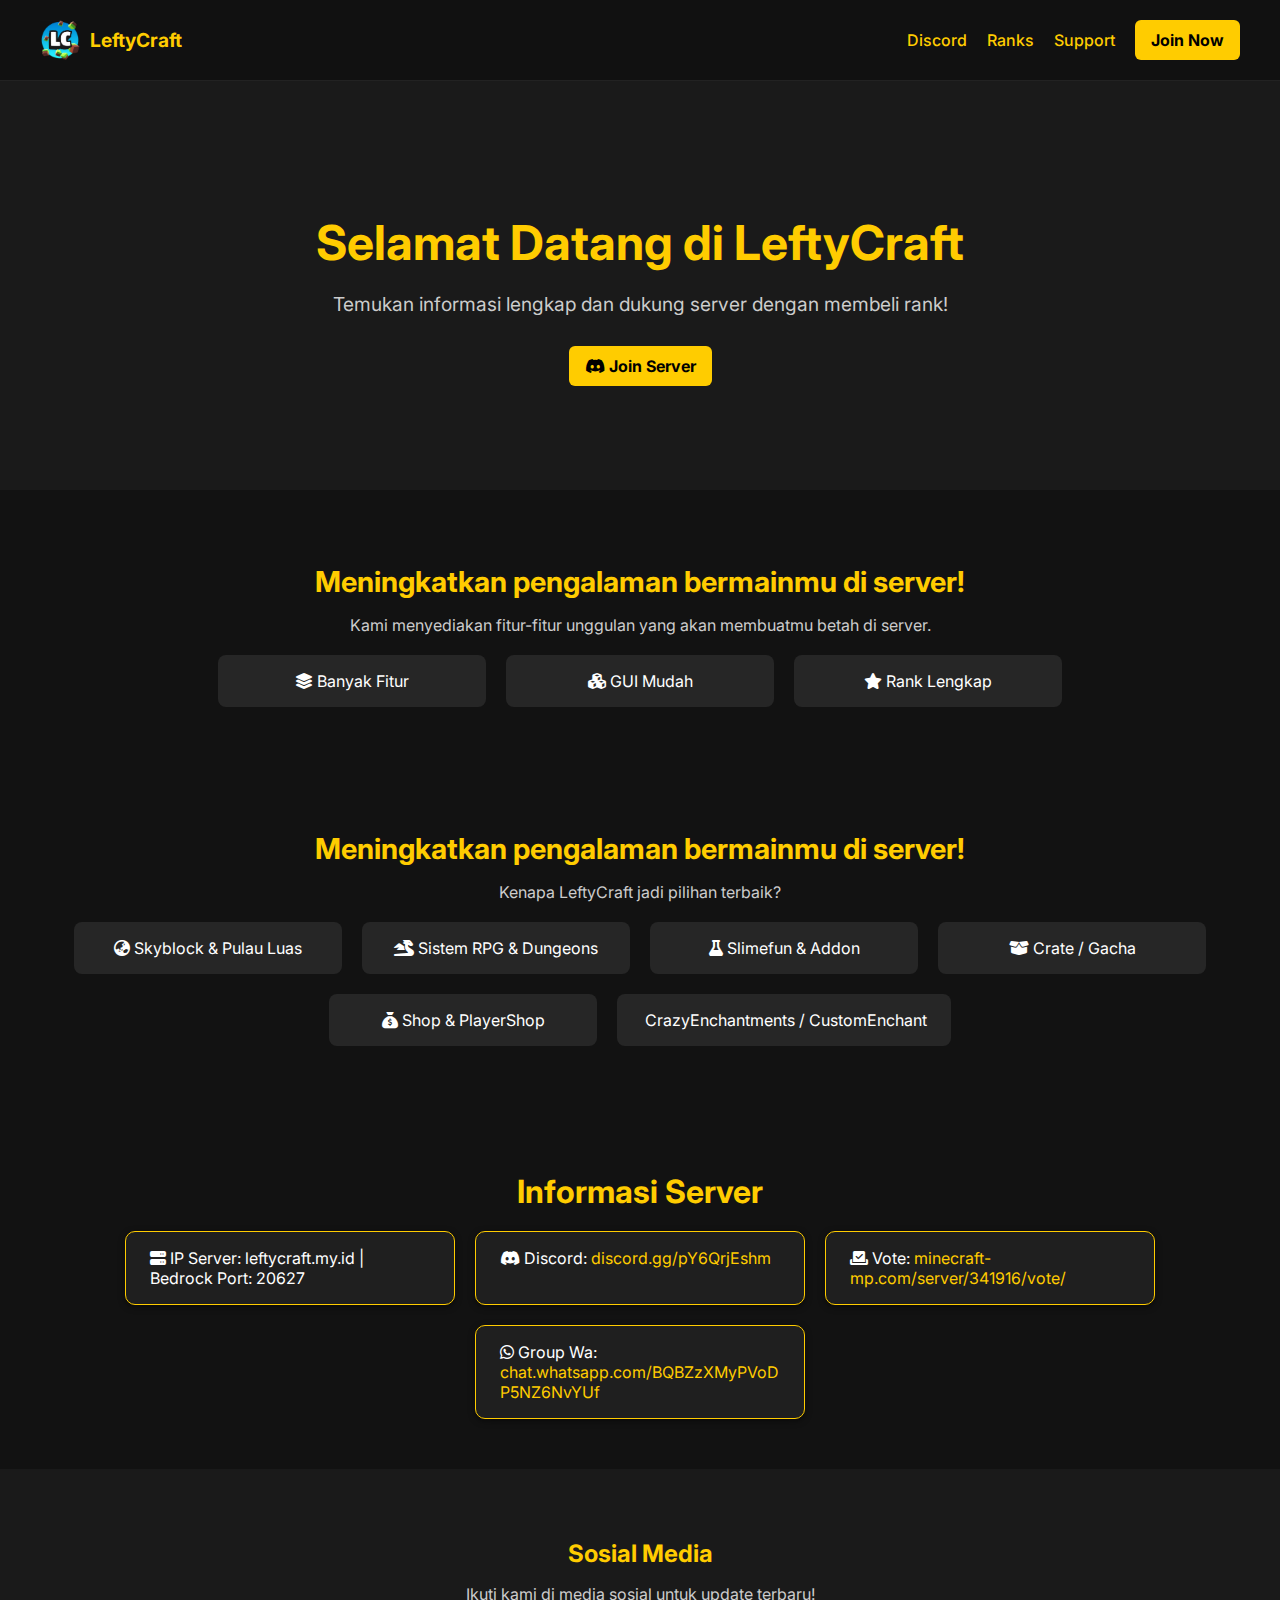
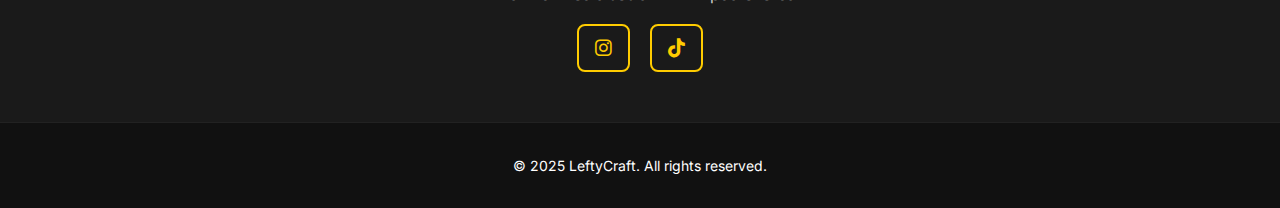
<file: index.html>
<!DOCTYPE html>
<html lang="id">
<head>
  <meta charset="UTF-8" />
  <meta name="viewport" content="width=device-width, initial-scale=1.0" />
  <link rel="icon" type="image/png" href="logo.png">
  <title>Halaman Utama - LeftyCraft</title>
  <link href="https://fonts.googleapis.com/css2?family=Inter:wght@400;700&display=swap" rel="stylesheet">
  <link rel="stylesheet" href="style.css" />
  <link rel="stylesheet" href="https://cdnjs.cloudflare.com/ajax/libs/font-awesome/6.5.0/css/all.min.css" />
  <style>
    .logo {
      display: flex;
      align-items: center;
      font-weight: bold;
      font-size: 1.2rem;
    }

    .logo img {
      height: 40px;
      width: auto;
      margin-right: 10px;
    }

    @media (max-width: 600px) {
      .logo img {
        height: 30px;
      }

      .logo {
        font-size: 1rem;
      }
    }
  </style>
  <script>
    function copyIP() {
      navigator.clipboard.writeText("leftycraft.my.id").then(function() {
        alert("IP berhasil disalin: leftycraft.my.id");
      });
    }
  </script>
</head>
<body>
  <!-- Header -->
  <header class="header">
    <div class="logo">
      <a href="index.html" style="display: flex; align-items: center; text-decoration: none; color: inherit;">
        <img src="logo.png" alt="LeftyCraft Logo">
        <span>LeftyCraft</span>
      </a>
    </div>
    <nav>
      <a href="#" onclick="window.open('https://discord.gg/pY6QrjEshm', '_blank')">Discord</a>
      <a href="ranks.html">Ranks</a>
      <a href="support.html">Support</a>
      <a href="#" class="btn-yellow" onclick="copyIP()">Join Now</a>
    </nav>
  </header>

  <!-- Hero -->
  <section class="hero">
    <h1>Selamat Datang di LeftyCraft</h1>
    <p>Temukan informasi lengkap dan dukung server dengan membeli rank!</p>
    <a href="https://discord.gg/pY6QrjEshm" class="btn-yellow" target="_blank"><i class="fa-brands fa-discord"></i> Join Server</a>
  </section>

  <!-- Fitur -->
  <section class="fitur">
    <h2>Meningkatkan pengalaman bermainmu di server!</h2>
    <p>Kami menyediakan fitur-fitur unggulan yang akan membuatmu betah di server.</p>
    <div class="fitur-grid">
      <div><i class="fa-solid fa-layer-group"></i> Banyak Fitur</div>
      <div><i class="fa-solid fa-cubes"></i> GUI Mudah</div>
      <div><i class="fa-solid fa-star"></i> Rank Lengkap</div>
    </div>
  </section>

  <!-- Keunggulan Server -->
  <section class="fitur">
    <h2>Meningkatkan pengalaman bermainmu di server!</h2>
    <p>Kenapa LeftyCraft jadi pilihan terbaik?</p>
    <div class="fitur-grid">
      <div><i class="fa-solid fa-earth-asia"></i> Skyblock & Pulau Luas</div>
      <div><i class="fa-solid fa-dragon"></i> Sistem RPG & Dungeons</div>
      <div><i class="fa-solid fa-flask"></i> Slimefun & Addon</div>
      <div><i class="fa-solid fa-box-open"></i> Crate / Gacha</div>
      <div><i class="fa-solid fa-sack-dollar"></i> Shop & PlayerShop</div>
      <div><i class="fa-solid fa-columns-3"></i> CrazyEnchantments / CustomEnchant</div>
    </div>
  </section>

  <!-- Link Server -->
  <section class="server-links" id="support">
    <h2>Informasi Server</h2>
    <div class="link-grid">
      <div class="link-card" onclick="copyIP()" style="cursor:pointer;"><i class="fa-solid fa-server"></i> IP Server: leftycraft.my.id | Bedrock Port: 20627</div>
      <div class="link-card"><i class="fa-brands fa-discord"></i> Discord: <a href="https://discord.gg/pY6QrjEshm" target="_blank">discord.gg/pY6QrjEshm</a></div>
      <div class="link-card"><i class="fa-solid fa-vote-yea"></i> Vote: <a href="https://minecraft-mp.com/server/341916/vote/" target="_blank">minecraft-mp.com/server/341916/vote/</a></div>
      <div class="link-card"><i class="fa-brands fa-whatsapp"></i> Group Wa: <a href="https://chat.whatsapp.com/BQBZzXMyPVoDP5NZ6NvYUf" target="_blank">chat.whatsapp.com/BQBZzXMyPVoDP5NZ6NvYUf</a></div>
    </div>
  </section>

  <!-- Sosial Media -->
  <section class="tutorial">
    <h2>Sosial Media</h2>
    <p>Ikuti kami di media sosial untuk update terbaru!</p>
    <div class="btn-row">
      <a href="https://www.instagram.com/darkignite_who/" class="btn-outline" target="_blank"><i class="fa-brands fa-instagram"></i></a>
      <a href="https://www.tiktok.com/@leftycraft.my.id" class="btn-outline" target="_blank"><i class="fa-brands fa-tiktok"></i></a>
    </div>
  </section>

  <!-- Footer -->
  <footer>
    <p>© 2025 LeftyCraft. All rights reserved.</p>
  </footer>
</body>
</html>
</file>
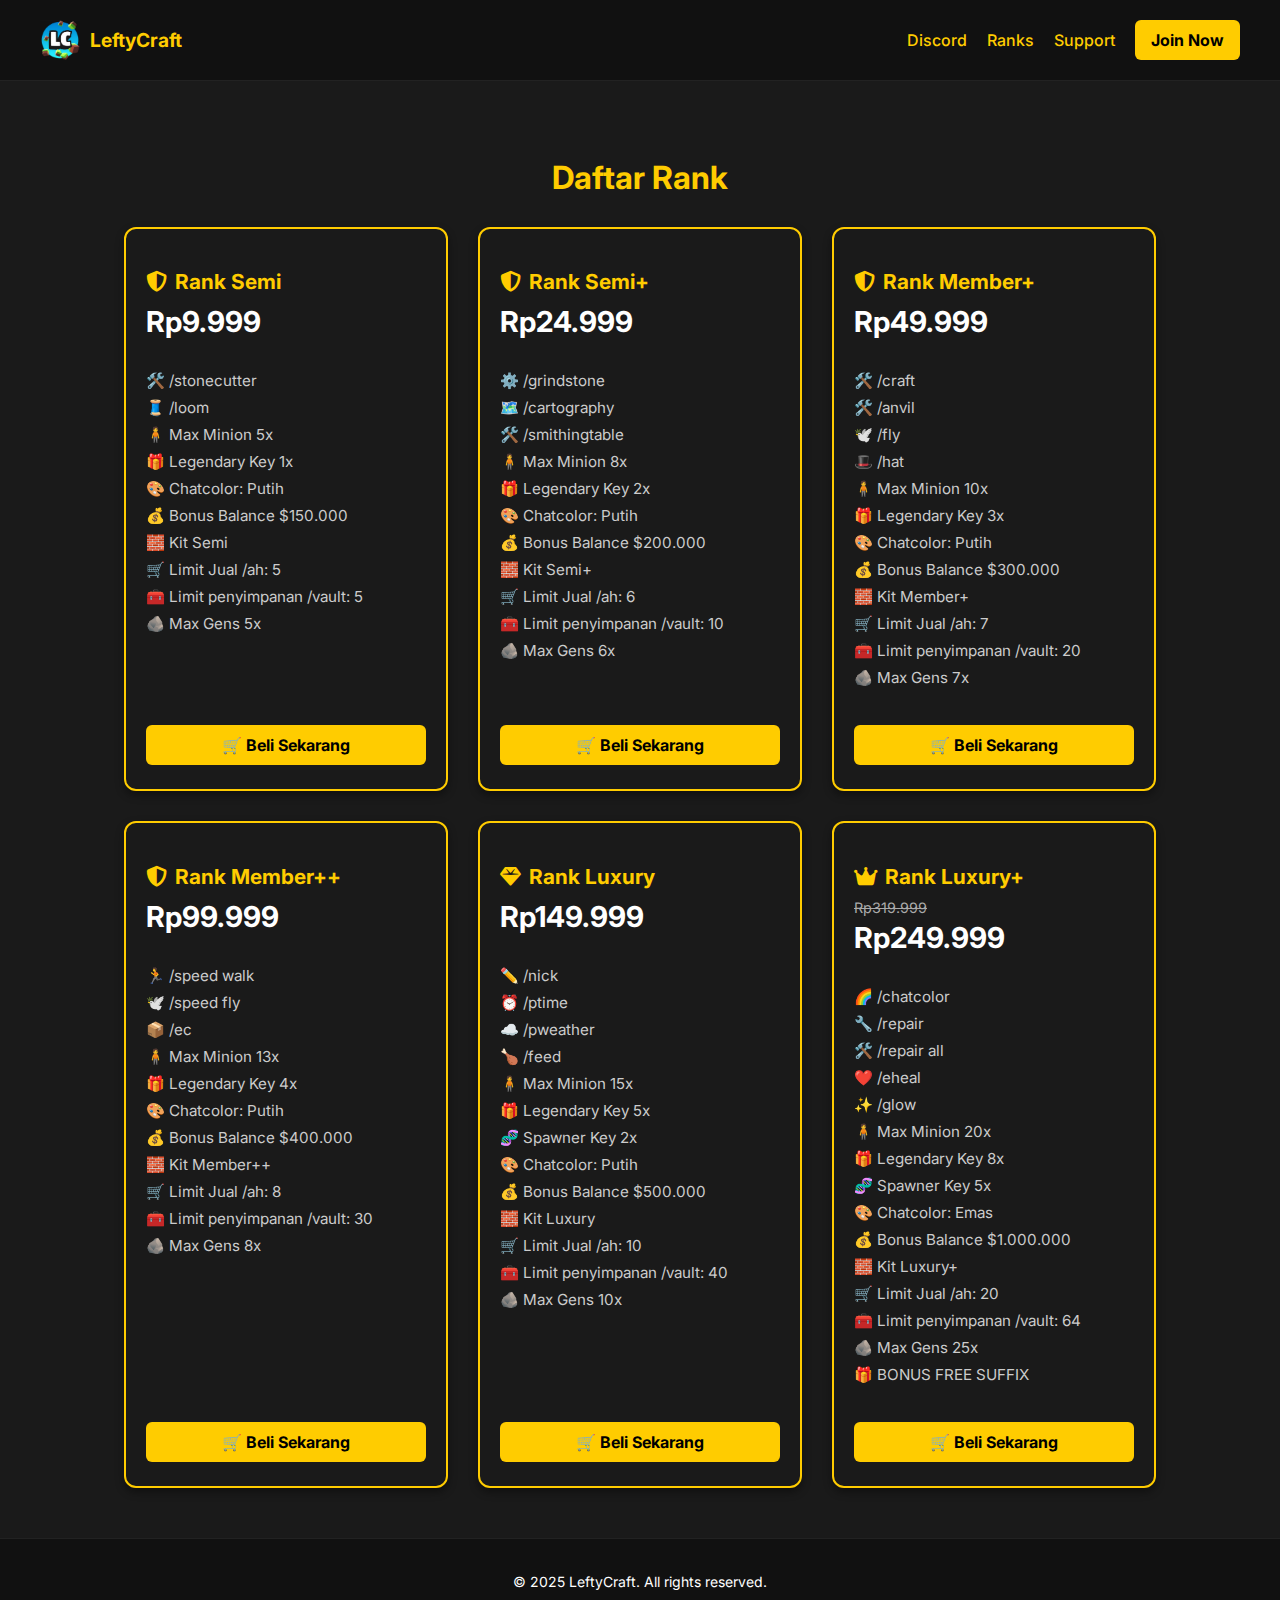
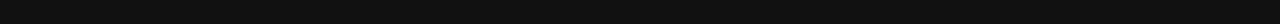
<file: ranks.html>
<!DOCTYPE html>
<html lang="id">
<head>
  <meta charset="UTF-8" />
  <meta name="viewport" content="width=device-width, initial-scale=1.0"/>
  <link rel="icon" type="image/png" href="logo.png">
  <title>Ranks - LeftyCraft</title>
  <link href="https://fonts.googleapis.com/css2?family=Inter:wght@400;700&display=swap" rel="stylesheet"/>
  <link rel="stylesheet" href="style.css"/>
  <link rel="stylesheet" href="https://cdnjs.cloudflare.com/ajax/libs/font-awesome/6.5.0/css/all.min.css"/>
  <script>
    function copyIP() {
      navigator.clipboard.writeText("leftycraft.my.id").then(function () {
        alert("IP berhasil disalin: leftycraft.my.id");
      });
    }
  </script>
</head>
<body>

  <header class="header">
    <div class="logo">
      <a href="index.html" style="display: flex; align-items: center; text-decoration: none; color: inherit;">
        <img src="logo.png" alt="LeftyCraft Logo">
        <span>LeftyCraft</span>
      </a>
    </div>
    <nav>
      <a href="#" onclick="window.open('https://discord.gg/pY6QrjEshm', '_blank')">Discord</a>
      <a href="ranks.html">Ranks</a>
      <a href="support.html">Support</a>
      <a href="#" class="btn-yellow" onclick="copyIP()">Join Now</a>
    </nav>
  </header>

<section class="rank-section">
  <h2>Daftar Rank</h2>
  <div class="rank-grid">

    <!-- Rank Semi -->
    <div class="rank-card">
      <h3><i class="fa-solid fa-shield-halved"></i> Rank Semi</h3>
      <div class="harga-bersih">Rp9.999</div>
      <ul>
        <li>🛠️ /stonecutter</li>
        <li>🧵 /loom</li>
        <li>🧍 Max Minion 5x</li>
        <li>🎁 Legendary Key 1x</li>
        <li>🎨 Chatcolor: Putih</li>
        <li>💰 Bonus Balance $150.000</li>
        <li>🧱 Kit Semi</li>
        <li>🛒 Limit Jual /ah: 5</li>
        <li>🧰 Limit penyimpanan /vault: 5</li>
        <li>🪨 Max Gens 5x</li>
      </ul>
      <div class="rank-footer">
        <a href="https://api.whatsapp.com/send?phone=6282157941613" class="btn-yellow">🛒 Beli Sekarang</a>
      </div>
    </div>

    <!-- Rank Semi+ -->
    <div class="rank-card">
      <h3><i class="fa-solid fa-shield-halved"></i> Rank Semi+</h3>
      <div class="harga-bersih">Rp24.999</div>
      <ul>
        <li>⚙️ /grindstone</li>
        <li>🗺️ /cartography</li>
        <li>🛠️ /smithingtable</li>
        <li>🧍 Max Minion 8x</li>
        <li>🎁 Legendary Key 2x</li>
        <li>🎨 Chatcolor: Putih</li>
        <li>💰 Bonus Balance $200.000</li>
        <li>🧱 Kit Semi+</li>
        <li>🛒 Limit Jual /ah: 6</li>
        <li>🧰 Limit penyimpanan /vault: 10</li>
        <li>🪨 Max Gens 6x</li>
      </ul>
      <div class="rank-footer">
        <a href="https://api.whatsapp.com/send?phone=6282157941613" class="btn-yellow">🛒 Beli Sekarang</a>
      </div>
    </div>

    <!-- Rank Member+ -->
    <div class="rank-card">
      <h3><i class="fa-solid fa-shield-halved"></i> Rank Member+</h3>
      <div class="harga-bersih">Rp49.999</div>
      <ul>
        <li>🛠️ /craft</li>
        <li>🛠️ /anvil</li>
        <li>🕊️ /fly</li>
        <li>🎩 /hat</li>
        <li>🧍 Max Minion 10x</li>
        <li>🎁 Legendary Key 3x</li>
        <li>🎨 Chatcolor: Putih</li>
        <li>💰 Bonus Balance $300.000</li>
        <li>🧱 Kit Member+</li>
        <li>🛒 Limit Jual /ah: 7</li>
        <li>🧰 Limit penyimpanan /vault: 20</li>
        <li>🪨 Max Gens 7x</li>
      </ul>
      <div class="rank-footer">
        <a href="https://api.whatsapp.com/send?phone=6282157941613" class="btn-yellow">🛒 Beli Sekarang</a>
      </div>
    </div>

    <!-- Rank Member++ -->
    <div class="rank-card">
      <h3><i class="fa-solid fa-shield-halved"></i> Rank Member++</h3>
      <div class="harga-bersih">Rp99.999</div>
      <ul>
        <li>🏃 /speed walk</li>
        <li>🕊️ /speed fly</li>
        <li>📦 /ec</li>
        <li>🧍 Max Minion 13x</li>
        <li>🎁 Legendary Key 4x</li>
        <li>🎨 Chatcolor: Putih</li>
        <li>💰 Bonus Balance $400.000</li>
        <li>🧱 Kit Member++</li>
        <li>🛒 Limit Jual /ah: 8</li>
        <li>🧰 Limit penyimpanan /vault: 30</li>
        <li>🪨 Max Gens 8x</li>
      </ul>
      <div class="rank-footer">
        <a href="https://api.whatsapp.com/send?phone=6282157941613" class="btn-yellow">🛒 Beli Sekarang</a>
      </div>
    </div>

    <!-- Rank Luxury -->
    <div class="rank-card">
      <h3><i class="fa-solid fa-gem"></i> Rank Luxury</h3>
      <div class="harga-bersih">Rp149.999</div>
      <ul>
        <li>✏️ /nick</li>
        <li>⏰ /ptime</li>
        <li>☁️ /pweather</li>
        <li>🍗 /feed</li>
        <li>🧍 Max Minion 15x</li>
        <li>🎁 Legendary Key 5x</li>
        <li>🧬 Spawner Key 2x</li>
        <li>🎨 Chatcolor: Putih</li>
        <li>💰 Bonus Balance $500.000</li>
        <li>🧱 Kit Luxury</li>
        <li>🛒 Limit Jual /ah: 10</li>
        <li>🧰 Limit penyimpanan /vault: 40</li>
        <li>🪨 Max Gens 10x</li>
      </ul>
      <div class="rank-footer">
        <a href="https://api.whatsapp.com/send?phone=6282157941613" class="btn-yellow">🛒 Beli Sekarang</a>
      </div>
    </div>

    <!-- Rank Luxury+ -->
    <div class="rank-card">
      <h3><i class="fa-solid fa-crown"></i> Rank Luxury+</h3>
      <div class="harga-asli"><s>Rp319.999</s></div>
      <div class="harga-bersih">Rp249.999</div>
      <ul>
        <li>🌈 /chatcolor</li>
        <li>🔧 /repair</li>
        <li>🛠️ /repair all</li>
        <li>❤️ /eheal</li>
        <li>✨ /glow</li>
        <li>🧍 Max Minion 20x</li>
        <li>🎁 Legendary Key 8x</li>
        <li>🧬 Spawner Key 5x</li>
        <li>🎨 Chatcolor: Emas</li>
        <li>💰 Bonus Balance $1.000.000</li>
        <li>🧱 Kit Luxury+</li>
        <li>🛒 Limit Jual /ah: 20</li>
        <li>🧰 Limit penyimpanan /vault: 64</li>
        <li>🪨 Max Gens 25x</li>
        <li>🎁 BONUS FREE SUFFIX</li>
      </ul>
      <div class="rank-footer">
        <a href="https://api.whatsapp.com/send?phone=6282157941613" class="btn-yellow">🛒 Beli Sekarang</a>
      </div>
    </div>

  </div>
</section>

<footer>
  <p>© 2025 LeftyCraft. All rights reserved.</p>
</footer>

</body>
</html>
</file>
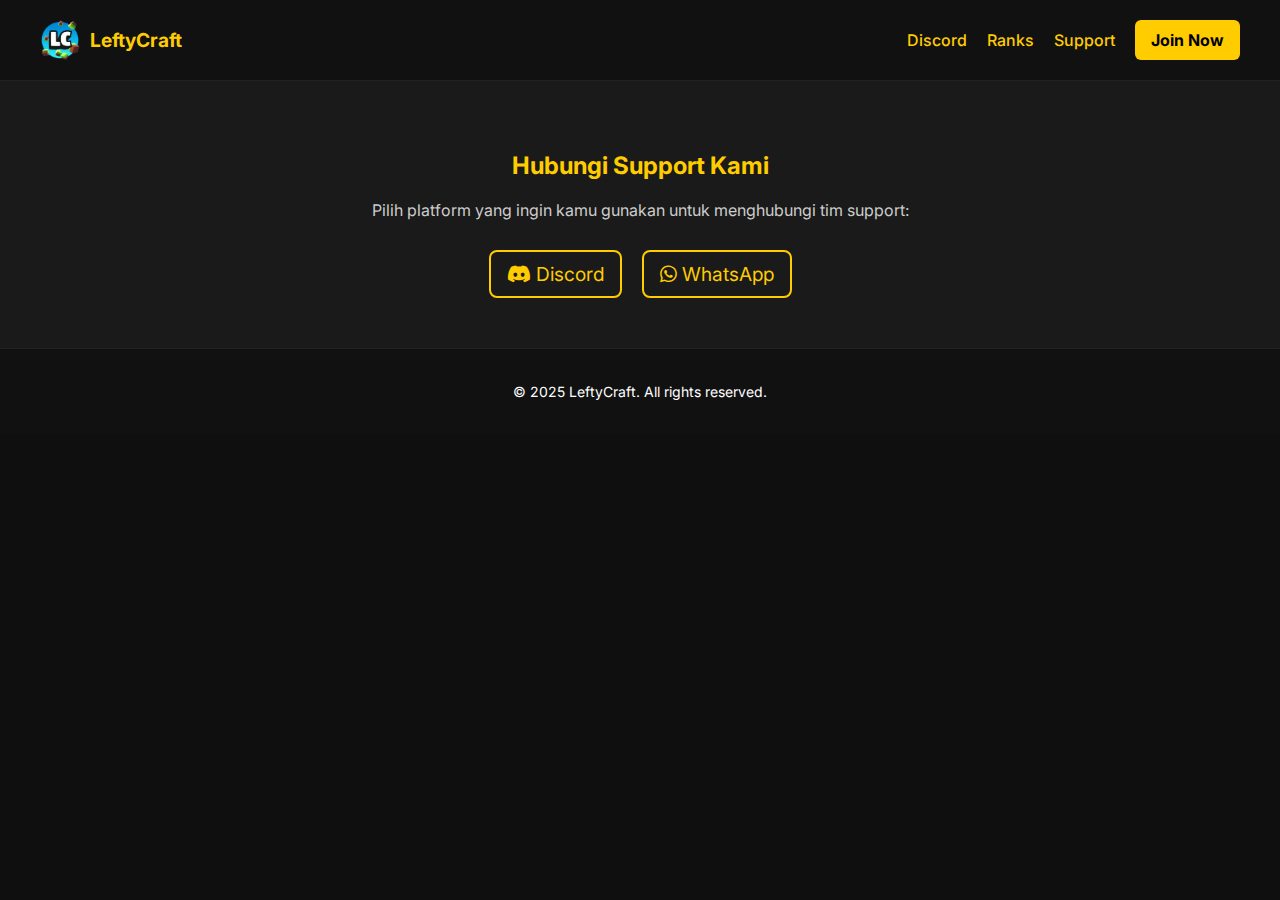
<file: support.html>
<!DOCTYPE html>
<html lang="id">
<head>
  <meta charset="UTF-8" />
  <meta name="viewport" content="width=device-width, initial-scale=1.0"/>
  <link rel="icon" type="image/png" href="logo.png">
  <title>Support - LeftyCraft</title>
  <link href="https://fonts.googleapis.com/css2?family=Inter:wght@400;700&display=swap" rel="stylesheet"/>
  <link rel="stylesheet" href="style.css"/>
  <link rel="stylesheet" href="https://cdnjs.cloudflare.com/ajax/libs/font-awesome/6.5.0/css/all.min.css"/>
  <script>
    function copyIP() {
      navigator.clipboard.writeText("leftycraft.my.id").then(function() {
        alert("IP berhasil disalin: leftycraft.my.id");
      });
    }
  </script>
</head>
<body>

  <!-- Navbar -->
  <header class="header">
    <div class="logo">
      <a href="index.html" style="display: flex; align-items: center; text-decoration: none; color: inherit;">
        <img src="logo.png" alt="LeftyCraft Logo">
        <span>LeftyCraft</span>
      </a>
    </div>
    <nav>
      <a href="#" onclick="window.open('https://discord.gg/pY6QrjEshm', '_blank')">Discord</a>
      <a href="ranks.html">Ranks</a>
      <a href="support.html">Support</a>
      <a href="#" class="btn-yellow" onclick="copyIP()">Join Now</a>
    </nav>
  </header>

  <!-- Support Section -->
  <section class="support-section">
    <h2>Hubungi Support Kami</h2>
    <p>Pilih platform yang ingin kamu gunakan untuk menghubungi tim support:</p>
    <div class="btn-row">
      <a href="https://discord.gg/pY6QrjEshm" target="_blank" class="btn-outline">
        <i class="fa-brands fa-discord"></i> Discord
      </a>
      <a href="https://chat.whatsapp.com/BQBZzXMyPVoDP5NZ6NvYUf" target="_blank" class="btn-outline">
        <i class="fa-brands fa-whatsapp"></i> WhatsApp
      </a>
    </div>
  </section>

  <footer>
    <p>© 2025 LeftyCraft. All rights reserved.</p>
  </footer>

</body>
</html>
</file>
<file: style.css>
/* style.css FINAL GABUNGAN UNTUK index.html + ranks.html */

body {
  background: #0f0f0f;
  color: white;
  font-family: 'Inter', sans-serif;
  margin: 0;
  overflow-x: hidden;
}

/* NAVBAR */
.header {
  display: flex;
  justify-content: space-between;
  align-items: center;
  padding: 20px 40px;
  background: #111;
  border-bottom: 1px solid #222;
  flex-wrap: wrap;
}

.logo {
  display: flex;
  align-items: center;
  font-weight: bold;
  font-size: 1.2rem;
  color: #ffcc00;
}

.logo img {
  height: 40px;
  width: auto;
  margin-right: 10px;
}

.logo {
  font-size: 1.2rem;
}



nav {
  display: flex;
  align-items: center;
  gap: 20px;
  flex-wrap: wrap;
}

nav a {
  color: #ffcc00;
  text-decoration: none;
  font-weight: 500;
}

/* umum */
.btn-yellow {
  background: #ffcc00;
  color: #000;
  padding: 10px 16px;
  border-radius: 6px;
  font-weight: bold;
  text-decoration: none;
  transition: background 0.3s;
  display: inline-block;
  text-align: center;
  max-width: 100%;
  box-sizing: border-box;
  white-space: nowrap;
  overflow: hidden;
  text-overflow: ellipsis;
}
.btn-yellow,
nav a.btn-yellow,
.btn-outline {
  position: relative;
  z-index: 1;
}
/* Fade in saat halaman dimuat */
body {
  animation: fadeSlideIn 0.7s ease-out;
}

@keyframes fadeSlideIn {
  0% {
    opacity: 0;
    transform: translateY(30px);
  }
  100% {
    opacity: 1;
    transform: translateY(0);
  }
}


.btn-yellow,
nav a.btn-yellow,
.btn-outline {
  position: relative;
  z-index: 1;
  transition: all 0.3s ease;
}

.btn-yellow:hover,
nav a.btn-yellow:hover,
.btn-outline:hover {
  background: #ffe066;
  color: #000;
  box-shadow: 0 0 8px #ffcc00, 0 0 16px #ffcc00, 0 0 32px #ffcc00;
  animation: pulseGlow 1.2s infinite alternate;
}

@keyframes pulseGlow {
  from {
    box-shadow: 0 0 6px #ffcc00, 0 0 12px #ffcc00;
  }
  to {
    box-shadow: 0 0 12px #ffcc00, 0 0 24px #ffcc00;
  }
}

/* TRANSISI HALAMAN */
.page-content {
  animation: fadeSlideIn 0.7s ease-out;
}

@keyframes fadeSlideIn {
  0% {
    opacity: 0;
    transform: translateY(30px);
  }
  100% {
    opacity: 1;
    transform: translateY(0);
  }
}
.server-status {
  background: #121212;
  padding: 50px 20px;
  text-align: center;
}

.server-status h2 {
  color: #ffcc00;
  font-size: 2rem;
  margin-bottom: 20px;
}

#status {
  background: #1f1f1f;
  padding: 20px;
  border-radius: 10px;
  display: inline-block;
  color: white;
  font-size: 1.1rem;
}
#status-btn {
  font-size: 1.1rem;
  padding: 12px 20px;
  border: none;
  border-radius: 8px;
  cursor: pointer;
  font-weight: bold;
  transition: transform 0.2s, box-shadow 0.2s;
}

#status-btn:hover {
  transform: translateY(-2px);
  box-shadow: 0 4px 12px rgba(0,0,0,0.3);
}


/* khusus untuk tombol di dalam rank-card */
.rank-footer .btn-yellow {
  width: 100%;
  box-sizing: border-box;
}

nav a.btn-yellow {
  padding: 10px 16px;
  border-radius: 6px;
  font-weight: bold;
  background: #ffcc00;
  color: #000;
  transition: background 0.3s;
  text-align: center;
  text-decoration: none;
  white-space: nowrap;
}

nav a.btn-yellow:hover {
  background: #e6b800;
}
/* Tombol status online dengan glow hijau */
.btn-green {
  background: #4caf50;
  color: #fff;
  padding: 12px 20px;
  border-radius: 8px;
  font-weight: bold;
  border: none;
  cursor: pointer;
  transition: background 0.3s, box-shadow 0.3s;
  text-align: center;
  font-size: 1.1rem;
}

.btn-green:hover {
  background: #66bb6a;
  box-shadow: 0 0 8px #4caf50, 0 0 16px #4caf50, 0 0 32px #4caf50;
  animation: pulseGreen 1.2s infinite alternate;
}

@keyframes pulseGreen {
  from {
    box-shadow: 0 0 6px #4caf50, 0 0 12px #4caf50;
  }
  to {
    box-shadow: 0 0 12px #4caf50, 0 0 24px #4caf50;
  }
}

@media (max-width: 768px) {
  .header {
    flex-direction: column;
    align-items: stretch;
    padding: 20px;
  }

  .logo {
    justify-content: center;
    margin-bottom: 10px;
  }

  nav {
    flex-direction: column;
    align-items: stretch;
    width: 100%;
    gap: 10px;
  }

  nav a,
  nav a.btn-yellow {
    width: 100%;
    text-align: center;
  }
}

/* HERO SECTION */
.hero {
  text-align: center;
  padding: 100px 20px;
  background: #1a1a1a;
}

.hero h1 {
  font-size: 3rem;
  color: #ffcc00;
  margin-bottom: 20px;
}

.hero p {
  font-size: 1.2rem;
  color: #ccc;
  margin-bottom: 30px;
}

/* FITUR SECTION */
.fitur {
  padding: 50px 20px;
  background: #121212;
  text-align: center;
}

.fitur h2 {
  color: #ffcc00;
  font-size: 1.8rem;
  margin-bottom: 10px;
}

.fitur p {
  color: #ccc;
  margin-bottom: 20px;
}

.fitur-grid {
  display: flex;
  flex-wrap: wrap;
  justify-content: center;
  gap: 20px;
}

.fitur-grid div {
  background: #262626;
  color: white;
  padding: 16px 24px;
  border-radius: 8px;
  font-size: 1rem;
  min-width: 220px;
}

/* LINK SERVER */
.server-links {
  padding: 50px 20px;
  background: #121212;
  text-align: center;
}

.server-links h2 {
  color: #ffcc00;
  font-size: 2rem;
  margin-bottom: 20px;
}

.link-grid {
  display: flex;
  flex-wrap: wrap;
  justify-content: center;
  gap: 20px;
}

.link-card {
  background: #1f1f1f;
  padding: 16px 24px;
  border-radius: 10px;
  border: 1px solid #ffcc00;
  color: white;
  max-width: 280px;
  width: 100%;
  text-align: left;
  transition: transform 0.3s ease, box-shadow 0.3s ease;
  box-shadow: 0 2px 6px rgba(0, 0, 0, 0.5);
}

.link-card:hover {
  transform: translateY(-5px);
  box-shadow: 0 4px 12px rgba(0, 0, 0, 0.7);
}

.link-card a {
  color: #ffcc00;
  text-decoration: none;
  word-break: break-word;
}

.link-card a:hover {
  text-decoration: underline;
}

/* TUTORIAL / SOSMED */
.tutorial {
  padding: 50px 20px;
  background: #1a1a1a;
  text-align: center;
}

.tutorial h2 {
  color: #ffcc00;
  margin-bottom: 10px;
}

.tutorial p {
  color: #ccc;
  margin-bottom: 20px;
}

.btn-row {
  display: flex;
  justify-content: center;
  gap: 20px;
}

.btn-outline {
  border: 2px solid #ffcc00;
  padding: 10px 16px;
  border-radius: 8px;
  color: #ffcc00;
  font-size: 1.2rem;
  transition: background 0.3s;
  text-decoration: none;
}

.btn-outline:hover {
  background: #ffcc00;
  color: #000;
}

/* RANK SECTION */
.rank-section {
  padding: 50px 20px;
  text-align: center;
  background: #1a1a1a;
}

.rank-section h2 {
  font-size: 2rem;
  color: #ffcc00;
  margin-bottom: 30px;
}

.rank-grid {
  display: flex;
  flex-wrap: wrap;
  justify-content: center;
  gap: 30px;
  align-items: stretch;
  background-color: #1a1a1a;
}

.rank-card {
  background: #1a1a1a;
  color: white;
  border: 2px solid #ffcc00;
  border-radius: 12px;
  padding: 20px;
  width: 100%;
  max-width: 280px;
  box-shadow: 0 4px 8px rgba(0,0,0,0.4);
  transition: transform 0.3s ease;
  text-align: left;
  display: flex;
  flex-direction: column;
  justify-content: space-between;
}

.rank-card:hover {
  transform: translateY(-5px);
}

.rank-card h3 {
  color: #ffcc00;
  font-size: 1.3rem;
  margin-bottom: 10px;
  display: flex;
  align-items: center;
  gap: 8px;
}

.rank-card ul {
  list-style: none;
  padding-left: 0;
  margin-bottom: 20px;
}

.rank-card ul li {
  margin-bottom: 8px;
  color: #ccc;
  font-size: 0.95rem;
}

.rank-footer {
  margin-top: auto;
  padding-top: 10px;
}

.rank-footer .btn-yellow {
  width: 100%;
  box-sizing: border-box;
}

.harga-bersih {
  font-size: 1.8rem;
  font-weight: bold;
  color: white;
  margin-bottom: 16px;
}

.harga-diskon-wrap {
  margin-bottom: 16px;
}

.harga-asli {
  font-size: 0.9rem;
  color: #aaa;
  margin-bottom: 4px;
}

.harga-diskon {
  font-size: 1.8rem;
  font-weight: bold;
  color: white;
}

/* SUPPORT SECTION */
.support-section {
  padding: 50px 20px;
  background: #1a1a1a;
  text-align: center;
}

.support-section h2 {
  color: #ffcc00;
  margin-bottom: 20px;
}

.support-section p {
  color: #ccc;
  margin-bottom: 30px;
}

footer {
  text-align: center;
  padding: 20px;
  font-size: 14px;
  background: #111;
  border-top: 1px solid #222;
}
.brand-logos {
  display: flex;
  flex-wrap: wrap;
  justify-content: center;
  gap: 2rem;
  padding: 1rem;
}

.brand-logos img {
  max-height: 60px;
  object-fit: contain;
  transition: transform 0.3s ease;
  filter: grayscale(20%);
}

.brand-logos img:hover {
  transform: scale(1.1);
  filter: grayscale(0%);
}
</file>
